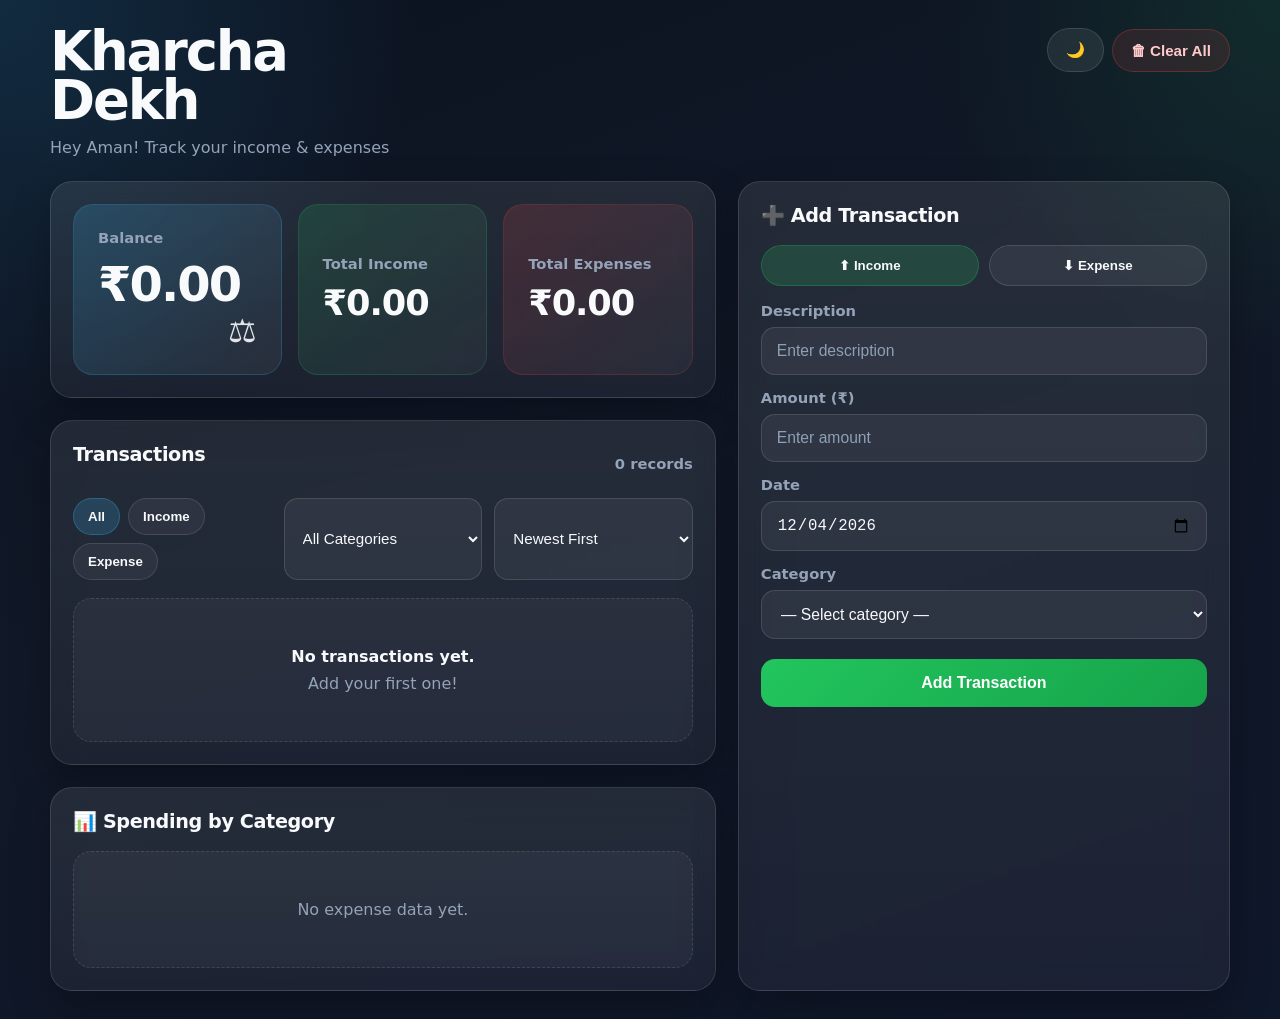
<file: index.html>
<!DOCTYPE html>
<html lang="en">
<head>
  <meta charset="UTF-8" />
  <meta name="viewport" content="width=device-width, initial-scale=1.0" />
  <title>KharchaDekh</title>
  <link rel="stylesheet" href="ExpenseTracker.css">
</head>
<body>
  <div class="app">
    <header class="header">
      <div class="brand">
        <h1><span>Kharcha</span><span>Dekh</span></h1>
        <p>Hey Aman! Track your income & expenses</p>
      </div>
      <div style="display:flex;gap:8px;align-items:center;">
        <button class="btn" id="themeToggleBtn">🌙</button>
        <button class="btn btn-danger" id="clearAllBtn">🗑 Clear All</button>
      </div>
    </header>

    <div class="grid">
      <div class="stack">
        <section class="card card-pad">
          <div class="summary">
            <div class="balance-box">
              <div>
                <div class="label">Balance</div>
                <div class="balance-amount" id="balanceAmount">₹0.00</div>
              </div>
              <div class="balance-icon">⚖️</div>
            </div>
            <div class="stat-box income-box">
              <div class="label">Total Income</div>
              <div class="stat-value" id="incomeAmount">₹0.00</div>
            </div>
            <div class="stat-box expense-box">
              <div class="label">Total Expenses</div>
              <div class="stat-value" id="expenseAmount">₹0.00</div>
            </div>
          </div>
        </section>

        <section class="card card-pad">
          <div class="transactions-head">
            <h2 class="section-title">Transactions</h2>
            <div class="records" id="recordCount">0 records</div>
          </div>

          <div class="toolbar">
            <div class="tabs" id="filterTypeTabs">
              <button class="tab active" data-filter="all">All</button>
              <button class="tab" data-filter="income">Income</button>
              <button class="tab" data-filter="expense">Expense</button>
            </div>

            <select id="categoryFilter">
              <option value="all">All Categories</option>
            </select>

            <select id="sortFilter">
              <option value="newest">Newest First</option>
              <option value="oldest">Oldest First</option>
              <option value="highest">Highest Amount</option>
              <option value="lowest">Lowest Amount</option>
            </select>
          </div>

          <div id="transactionList" class="transaction-list"></div>
        </section>

        <section class="card card-pad">
          <h2 class="section-title">📊 Spending by Category</h2>
          <div id="chartWrap" class="chart-wrap"></div>
        </section>
      </div>

      <aside class="card card-pad">
        <h2 class="section-title">➕ Add Transaction</h2>

        <div class="type-switch">
          <button class="pill active-income" id="incomeTypeBtn" data-type="income">⬆ Income</button>
          <button class="pill" id="expenseTypeBtn" data-type="expense">⬇ Expense</button>
        </div>

        <form id="transactionForm" class="form-grid">
          <div class="field">
            <label for="description">Description</label>
            <input type="text" id="description" placeholder="Enter description" required />
          </div>

          <div class="field">
            <label for="amount">Amount (₹)</label>
            <input type="number" id="amount" placeholder="Enter amount" min="0.01" step="0.01" required />
          </div>

          <div class="field">
            <label for="date">Date</label>
            <input type="date" id="date" required />
          </div>

          <div class="field">
            <label for="category">Category</label>
            <select id="category" required></select>
          </div>

          <button type="submit" class="submit-btn">Add Transaction</button>
        </form>
      </aside>
    </div>
  </div>

  <div class="toast" id="toast"></div>

  <script src="ExpenseTracker.js" defer></script>
</body>
</html>
</file>
<file: ExpenseTracker.css>
:root {
  --bg: #2a0f13;
  --bg-soft: #111c34;
  --panel: rgba(255,255,255,0.08);
  --panel-2: rgba(255,255,255,0.06);
  --border: rgba(255,255,255,0.12);
  --text: #f8fafc;
  --muted: #94a3b8;
  --green: #22c55e;
  --red: #ef4444;
  --yellow: #f59e0b;
  --cyan: #38bdf8;
  --shadow: 0 18px 40px rgba(0,0,0,0.28);
  --radius: 22px;
  --radius-sm: 14px;
  --bg-gradient: radial-gradient(circle at top left, rgba(56,189,248,0.15), transparent 26%),
    radial-gradient(circle at top right, rgba(34,197,94,0.12), transparent 22%),
    linear-gradient(160deg, #0b1220 0%, #111827 45%, #0f172a 100%);
}

* { box-sizing: border-box; }

body {
  margin: 0;
  min-height: 100vh;
  font-family: Inter, ui-sans-serif, system-ui, -apple-system, Segoe UI, Roboto, Arial, sans-serif;
  color: var(--text);
  background: var(--bg-gradient);
  padding: 28px 16px;
}

/* Light theme overrides */
:root[data-theme="light"],
[data-theme="light"] {
  --bg: #f8fafc;
  --bg-soft: #f1f5f9;
  --panel: rgba(0,0,0,0.04);
  --panel-2: rgba(0,0,0,0.03);
  --border: rgba(15,23,42,0.06);
  --text: #0b1220;
  --muted: #475569;
  --green: #059669;
  --red: #dc2626;
  --yellow: #d97706;
  --cyan: #0284c7;
  --shadow: 0 14px 30px rgba(15,23,42,0.06);
  --bg-gradient: radial-gradient(circle at top left, rgba(56,189,248,0.06), transparent 26%),
    radial-gradient(circle at top right, rgba(34,197,94,0.05), transparent 22%),
    linear-gradient(160deg, #ffffff 0%, #f8fafc 45%, #f1f5f9 100%);
}

.app {
  max-width: 1180px;
  margin: 0 auto;
}

.header {
  display: flex;
  justify-content: space-between;
  align-items: flex-start;
  gap: 16px;
  margin-bottom: 24px;
  flex-wrap: wrap;
}

.brand h1 {
  margin: 0;
  font-size: clamp(2rem, 5vw, 3.4rem);
  line-height: 0.9;
  font-weight: 800;
  letter-spacing: -0.04em;
}

.brand h1 span { display: block; }

.brand p {
  margin: 12px 0 0;
  color: var(--muted);
  font-size: 1rem;
}

.btn {
  border: 1px solid var(--border);
  background: rgba(255,255,255,0.08);
  color: var(--text);
  border-radius: 999px;
  padding: 12px 18px;
  font-size: 0.95rem;
  font-weight: 600;
  cursor: pointer;
  transition: 0.2s ease;
  backdrop-filter: blur(10px);
}

.btn:hover { transform: translateY(-1px); background: rgba(255,255,255,0.12); }
.btn:active { transform: translateY(0); }
.btn-danger { color: #fecaca; border-color: rgba(239,68,68,0.28); background: rgba(239,68,68,0.12); }

.grid {
  display: grid;
  grid-template-columns: 1.15fr 0.85fr;
  gap: 22px;
}

.stack { display: grid; gap: 22px; }

.card {
  background: linear-gradient(180deg, rgba(255,255,255,0.09), rgba(255,255,255,0.05));
  border: 1px solid var(--border);
  border-radius: var(--radius);
  box-shadow: var(--shadow);
  backdrop-filter: blur(14px);
}

.card-pad { padding: 22px; }

.summary {
  display: grid;
  grid-template-columns: 1.1fr 1fr 1fr;
  gap: 16px;
  align-items: stretch;
}

.balance-box {
  padding: 24px;
  border-radius: 20px;
  background: linear-gradient(135deg, rgba(56,189,248,0.18), rgba(255,255,255,0.05));
  border: 1px solid rgba(56,189,248,0.18);
  min-height: 170px;
  display: flex;
  flex-direction: column;
  justify-content: space-between;
}

.label {
  color: var(--muted);
  font-size: 0.92rem;
  font-weight: 600;
}

.balance-amount {
  margin: 10px 0 0;
  font-size: clamp(2rem, 4vw, 3rem);
  font-weight: 800;
  letter-spacing: -0.04em;
}

.balance-icon {
  align-self: flex-end;
  font-size: 2rem;
  opacity: 0.9;
}

.stat-box {
  padding: 24px;
  border-radius: 20px;
  min-height: 170px;
  display: flex;
  flex-direction: column;
  justify-content: center;
  gap: 10px;
}

.income-box {
  background: linear-gradient(135deg, rgba(34,197,94,0.16), rgba(255,255,255,0.04));
  border: 1px solid rgba(34,197,94,0.18);
}

.expense-box {
  background: linear-gradient(135deg, rgba(239,68,68,0.16), rgba(255,255,255,0.04));
  border: 1px solid rgba(239,68,68,0.18);
}

.stat-value {
  font-size: clamp(1.5rem, 3vw, 2.2rem);
  font-weight: 800;
  letter-spacing: -0.03em;
}

.section-title {
  display: flex;
  align-items: center;
  gap: 10px;
  margin: 0 0 18px;
  font-size: 1.2rem;
  font-weight: 800;
  letter-spacing: -0.02em;
}

.type-switch {
  display: grid;
  grid-template-columns: 1fr 1fr;
  gap: 10px;
  margin-bottom: 16px;
}

.pill {
  border: 1px solid var(--border);
  background: rgba(255,255,255,0.06);
  color: var(--text);
  border-radius: 999px;
  padding: 12px 14px;
  font-weight: 700;
  cursor: pointer;
  transition: 0.2s ease;
}

.pill.active-income { background: rgba(34,197,94,0.18); border-color: rgba(34,197,94,0.28); }
.pill.active-expense { background: rgba(239,68,68,0.18); border-color: rgba(239,68,68,0.28); }

.form-grid {
  display: grid;
  gap: 14px;
}

.field label {
  display: block;
  margin-bottom: 8px;
  color: var(--muted);
  font-size: 0.92rem;
  font-weight: 600;
}

.field input,
.field select {
  width: 100%;
  border: 1px solid var(--border);
  background: rgba(255,255,255,0.06);
  color: var(--text);
  border-radius: 14px;
  padding: 14px 15px;
  outline: none;
  font-size: 0.98rem;
}

.field input::placeholder { color: #8ea0b6; }
.field input:focus,
.field select:focus { border-color: rgba(56,189,248,0.45); box-shadow: 0 0 0 4px rgba(56,189,248,0.12); }

select option { color: #111827; }

.submit-btn {
  width: 100%;
  margin-top: 6px;
  border: none;
  border-radius: 14px;
  padding: 15px 18px;
  background: linear-gradient(135deg, #22c55e, #16a34a);
  color: white;
  font-weight: 800;
  font-size: 1rem;
  cursor: pointer;
  transition: 0.2s ease;
}

.submit-btn:hover { transform: translateY(-1px); filter: brightness(1.03); }

.toolbar {
  display: grid;
  grid-template-columns: 1fr 1fr 1fr;
  gap: 12px;
  margin-bottom: 18px;
}

.tabs {
  display: flex;
  gap: 8px;
  flex-wrap: wrap;
}

.tab {
  padding: 10px 14px;
  border-radius: 999px;
  border: 1px solid var(--border);
  background: rgba(255,255,255,0.05);
  color: var(--text);
  cursor: pointer;
  font-weight: 700;
}

.tab.active { background: rgba(56,189,248,0.18); border-color: rgba(56,189,248,0.28); }

.toolbar select {
  width: 100%;
  border: 1px solid var(--border);
  background: rgba(255,255,255,0.06);
  color: var(--text);
  border-radius: 14px;
  padding: 12px 14px;
  font-size: 0.95rem;
}

.transactions-head {
  display: flex;
  justify-content: space-between;
  align-items: center;
  gap: 10px;
  margin-bottom: 14px;
  flex-wrap: wrap;
}

.records {
  color: var(--muted);
  font-weight: 700;
  font-size: 0.92rem;
}

.transaction-list {
  display: grid;
  gap: 12px;
}

.transaction-item {
  display: grid;
  grid-template-columns: auto 1fr auto;
  gap: 14px;
  align-items: center;
  padding: 14px;
  border-radius: 18px;
  background: rgba(255,255,255,0.05);
  border: 1px solid rgba(255,255,255,0.08);
}

.tx-icon {
  width: 48px;
  height: 48px;
  border-radius: 50%;
  display: grid;
  place-items: center;
  font-size: 1.15rem;
  font-weight: 700;
}

.tx-icon.income { background: rgba(34,197,94,0.16); color: #86efac; }
.tx-icon.expense { background: rgba(239,68,68,0.16); color: #fca5a5; }

.tx-main {
  min-width: 0;
}

.tx-title {
  font-weight: 800;
  font-size: 1rem;
  margin-bottom: 4px;
  word-break: break-word;
}

.tx-meta {
  color: var(--muted);
  font-size: 0.9rem;
  display: flex;
  gap: 10px;
  flex-wrap: wrap;
}

.tx-side {
  display: flex;
  align-items: center;
  gap: 10px;
  flex-wrap: wrap;
  justify-content: flex-end;
}

.tx-amount {
  font-weight: 900;
  font-size: 1.02rem;
  white-space: nowrap;
}

.tx-amount.income { color: #86efac; }
.tx-amount.expense { color: #fca5a5; }

.icon-btn {
  width: 38px;
  height: 38px;
  border-radius: 12px;
  border: 1px solid rgba(239,68,68,0.16);
  background: rgba(239,68,68,0.1);
  color: #fecaca;
  cursor: pointer;
  font-size: 1rem;
}

.empty {
  text-align: center;
  padding: 48px 20px;
  border-radius: 18px;
  background: rgba(255,255,255,0.04);
  border: 1px dashed rgba(255,255,255,0.12);
  color: var(--muted);
}

.empty strong {
  display: block;
  color: var(--text);
  margin-bottom: 8px;
  font-size: 1rem;
}

.chart-wrap {
  display: grid;
  gap: 14px;
}

.bar-row {
  display: grid;
  gap: 8px;
}

.bar-top {
  display: flex;
  justify-content: space-between;
  gap: 12px;
  color: var(--text);
  font-size: 0.95rem;
  font-weight: 700;
}

.bar-track {
  width: 100%;
  height: 12px;
  background: rgba(255,255,255,0.08);
  border-radius: 999px;
  overflow: hidden;
}

.bar-fill {
  height: 100%;
  border-radius: 999px;
  background: linear-gradient(90deg, #38bdf8, #22c55e);
}

.hint {
  color: var(--muted);
  font-size: 0.9rem;
}

.toast {
  position: fixed;
  right: 16px;
  bottom: 16px;
  padding: 14px 16px;
  border-radius: 14px;
  background: rgba(15,23,42,0.92);
  color: white;
  border: 1px solid rgba(255,255,255,0.12);
  box-shadow: var(--shadow);
  transform: translateY(20px);
  opacity: 0;
  pointer-events: none;
  transition: 0.25s ease;
  z-index: 50;
  max-width: 320px;
}

.toast.show { transform: translateY(0); opacity: 1; }

@media (max-width: 980px) {
  .grid { grid-template-columns: 1fr; }
  .summary { grid-template-columns: 1fr; }
}

@media (max-width: 720px) {
  .toolbar { grid-template-columns: 1fr; }
  .transaction-item { grid-template-columns: 1fr; }
  .tx-side { justify-content: space-between; }
  .header { align-items: stretch; }
  .header .btn { width: 100%; }
}
</file>
